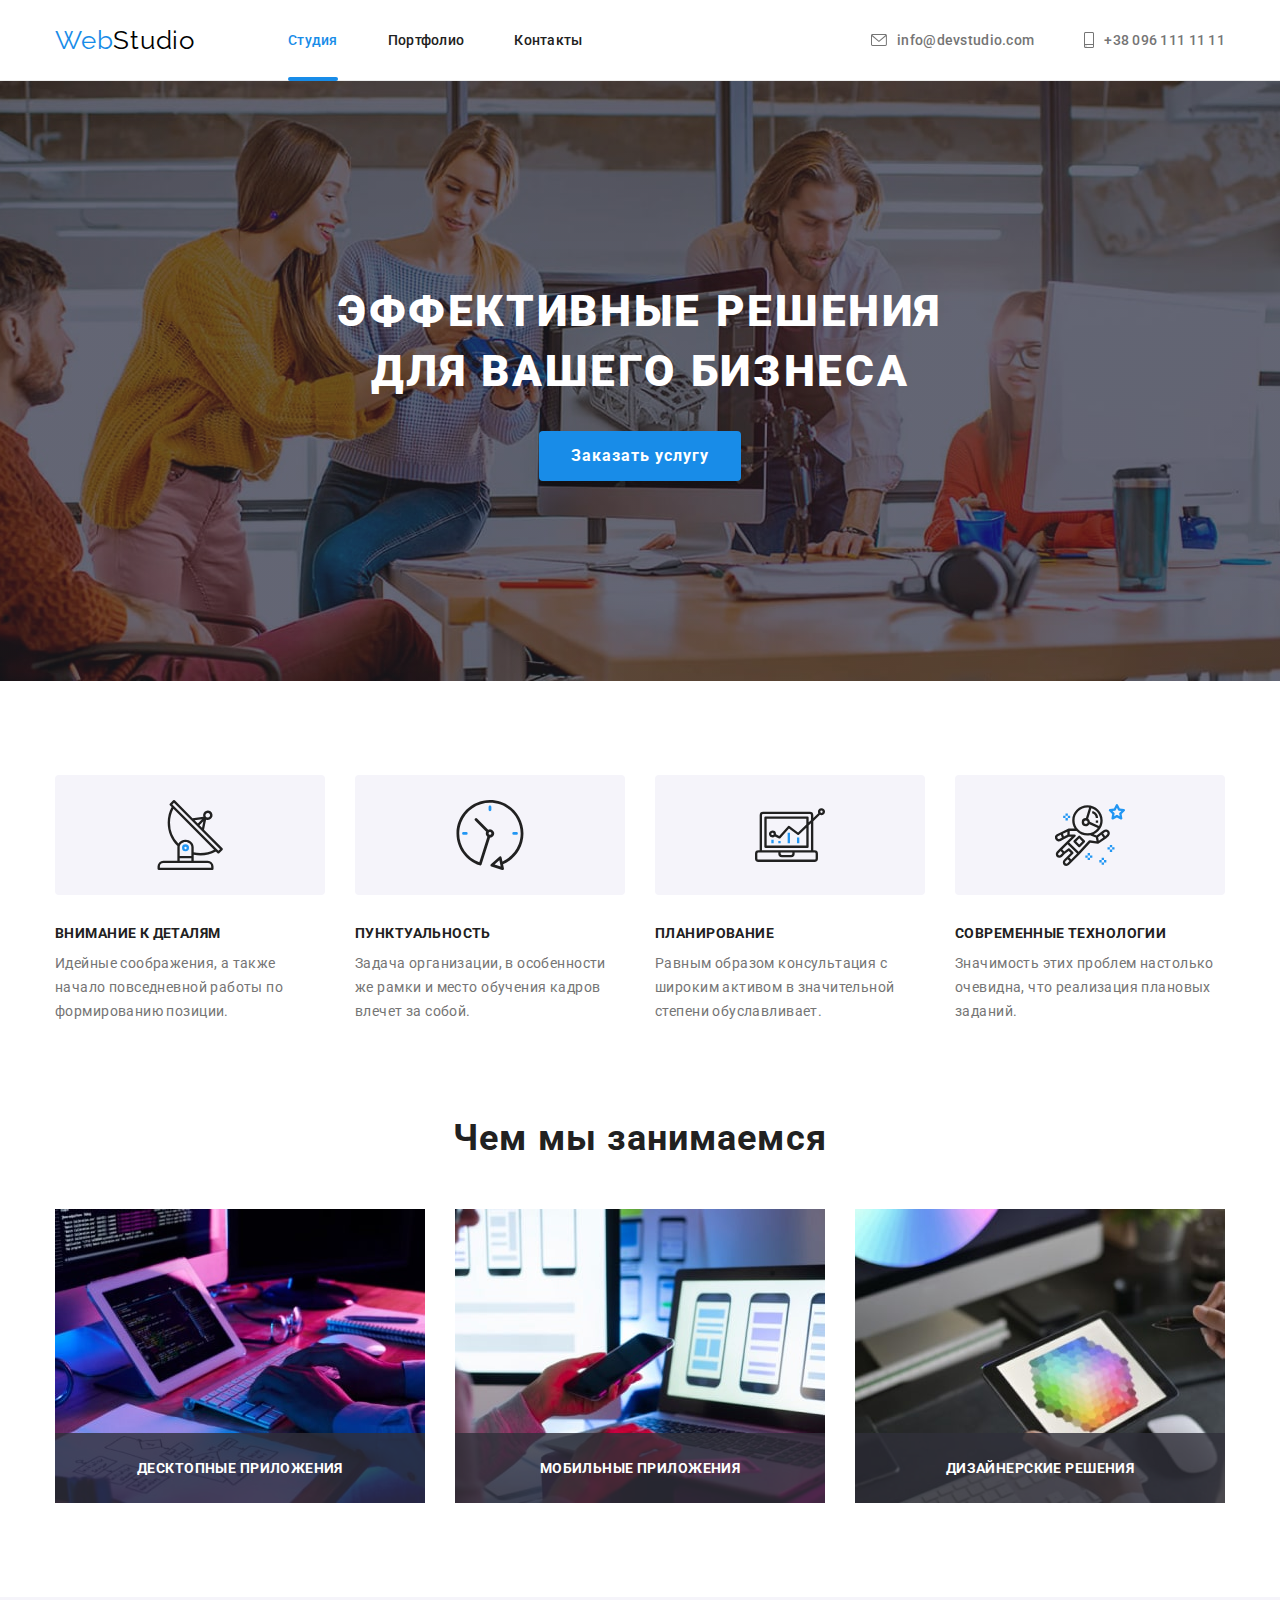
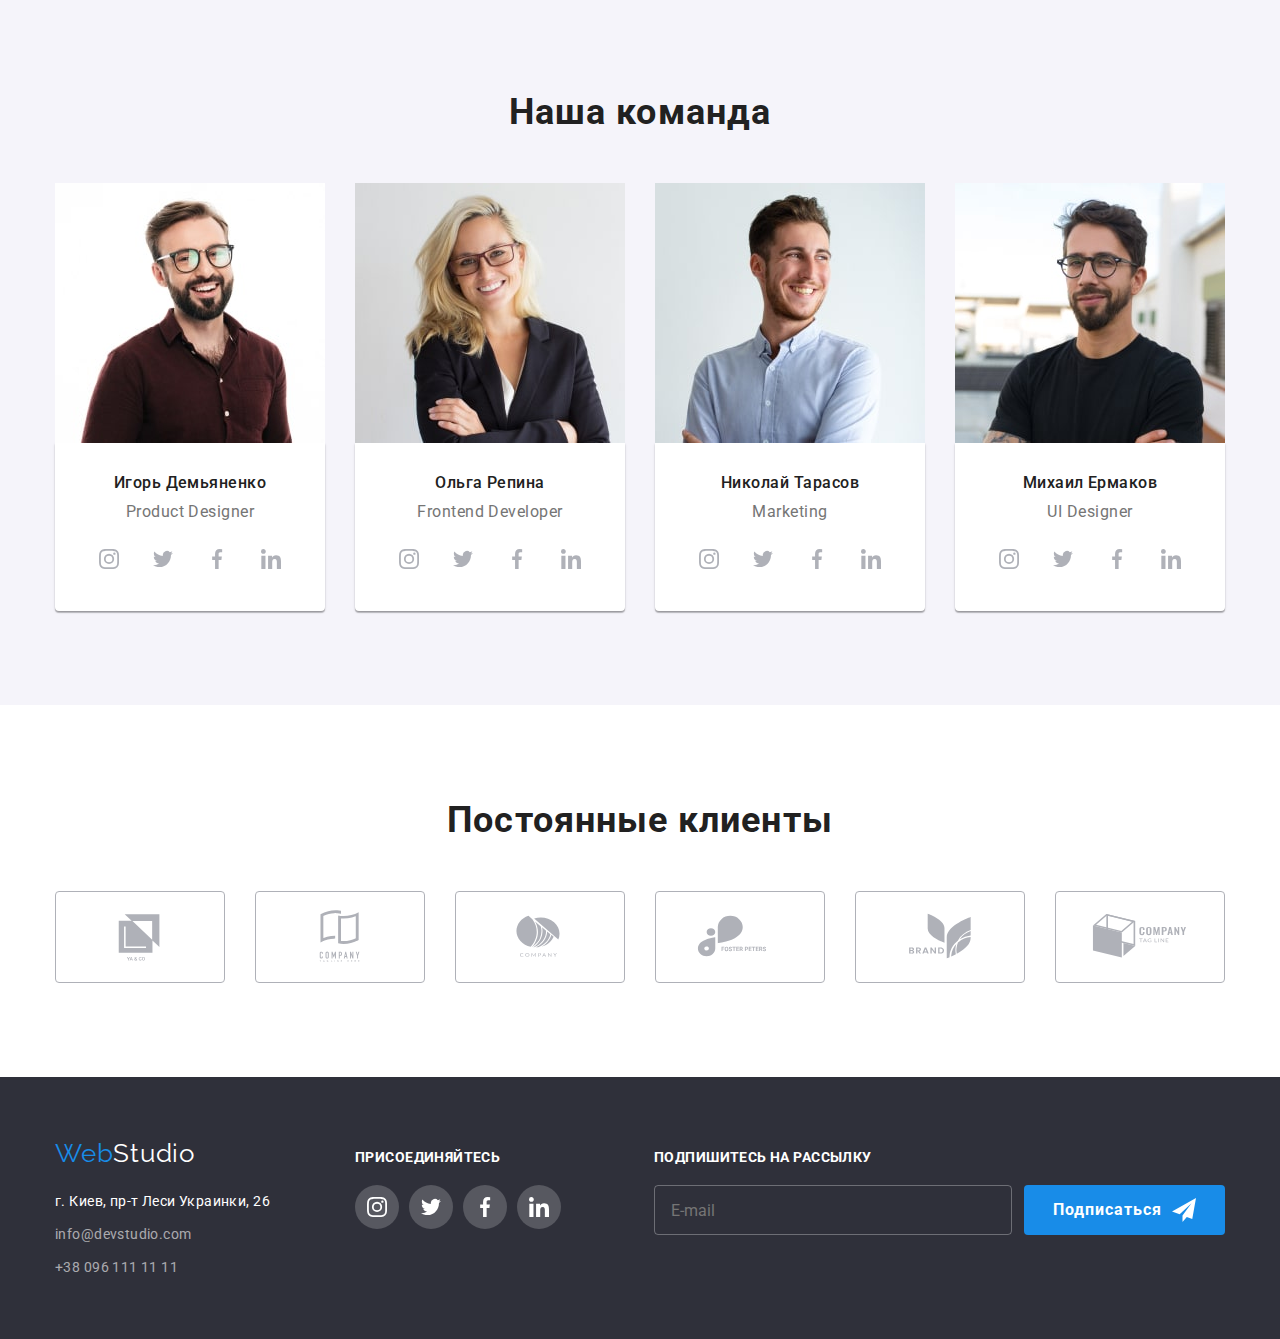
<file: index.html>
<!DOCTYPE html>
<html lang="ru">
    <head>
        <meta charset="UTF-8" />
        <meta http-equiv="X-UA-Compatible" content="IE=edge" />
        <meta name="viewport" content="width=device-width, initial-scale=1.0" />
        <title>WebStudio</title>
        <link rel="preconnect" href="https://fonts.googleapis.com" />
        <link rel="preconnect" href="https://fonts.gstatic.com" crossorigin />
        <link
            href="https://fonts.googleapis.com/css2?family=Raleway:wght@700&family=Roboto:wght@400;500;700;900&display=swap"
            rel="stylesheet"
        />
        <link
            rel="stylesheet"
            href="https://cdnjs.cloudflare.com/ajax/libs/modern-normalize/1.1.0/modern-normalize.min.css"
        />
        <link rel="stylesheet" href="./css/main.css" />
    </head>
    <body>
        <header class="header">
            <div class="container header-container">
                <nav class="nav">
                    <a href="./index.html" class="logo"
                        >Web<span class="logo__text">Studio</span></a
                    >
                    <ul class="site-nav list">
                        <li class="site-nav__item">
                            <a
                                href="./index.html"
                                class="site-nav__link active-page"
                                >Студия</a
                            >
                        </li>
                        <li class="site-nav__item">
                            <a href="./portfolio.html" class="site-nav__link"
                                >Портфолио</a
                            >
                        </li>
                        <li class="site-nav__item">
                            <a href="#contacts" class="site-nav__link"
                                >Контакты</a
                            >
                        </li>
                    </ul>
                </nav>
                <ul class="site__list header-container list">
                    <li class="site__link">
                        <a href="mailto:info@devstudio.com" class="contacts">
                            <svg class="contacts__mail">
                                <use
                                    href="./images/icons/icon-header.svg#icon-envelope"
                                ></use>
                            </svg>
                            info@devstudio.com</a
                        >
                    </li>
                    <li class="site__link">
                        <a href="tel:+380961111111 " class="contacts">
                            <svg class="contacts__tel">
                                <use
                                    href="./images/icons/icon-header.svg#icon-smartphone"
                                ></use>
                            </svg>
                            +38 096 111 11 11
                        </a>
                    </li>
                </ul>
            </div>
        </header>
        <main>
            <section class="hero">
                <div class="container">
                    <h1 class="hero__title">
                        Эффективные решения для вашего бизнеса
                    </h1>
                    <button data-modal-open type="button" class="hero__btn">
                        Заказать услугу
                    </button>
                </div>
            </section>
            <section class="section">
                <div class="container">
                    <h2 class="visually-hidden">Наши преимущества</h2>
                    <ul class="advantages">
                        <li class="advantages__item">
                            <div class="advantages__container">
                                <svg class="advantages__icon">
                                    <use
                                        href="./images/icons/icons.svg#icon-group"
                                    ></use>
                                </svg>
                            </div>
                            <h3 class="advantages__title">
                                Внимание к деталям
                            </h3>
                            <p class="advantages__text">
                                Идейные соображения, а также начало повседневной
                                работы по формированию позиции.
                            </p>
                        </li>
                        <li class="advantages__item">
                            <div class="advantages__container">
                                <svg class="advantages__icon">
                                    <use
                                        href="./images/icons/icons.svg#icon-clock"
                                    ></use>
                                </svg>
                            </div>
                            <h3 class="advantages__title">Пунктуальность</h3>
                            <p class="advantages__text">
                                Задача организации, в особенности же рамки и
                                место обучения кадров влечет за собой.
                            </p>
                        </li>
                        <li class="advantages__item">
                            <div class="advantages__container">
                                <svg class="advantages__icon">
                                    <use
                                        href="./images/icons/icons.svg#icon-diagram"
                                    ></use>
                                </svg>
                            </div>
                            <h3 class="advantages__title">Планирование</h3>
                            <p class="advantages__text">
                                Равным образом консультация с широким активом в
                                значительной степени обуславливает.
                            </p>
                        </li>
                        <li class="advantages__item">
                            <div class="advantages__container">
                                <svg class="advantages__icon">
                                    <use
                                        href="./images/icons/icons.svg#icon-astronaut"
                                    ></use>
                                </svg>
                            </div>
                            <h3 class="advantages__title">
                                Современные технологии
                            </h3>
                            <p class="advantages__text">
                                Значимость этих проблем настолько очевидна, что
                                реализация плановых заданий.
                            </p>
                        </li>
                    </ul>
                </div>
            </section>
            <section class="section about">
                <div class="container">
                    <h2 class="about__title">Чем мы занимаемся</h2>
                    <ul class="about__list">
                        <li class="about__item">
                            <div class="about__content">
                                <img
                                    src="./images/about-img-1-min.jpg"
                                    alt="разработчик пишет код"
                                    width="370"
                                />
                                <p class="about__text">Десктопные приложения</p>
                            </div>
                        </li>
                        <li class="about__item">
                            <div class="about__content">
                                <img
                                    src="./images/about-img-2-min.jpg"
                                    alt="дезайнер создает макет"
                                    width="370"
                                />
                                <p class="about__text">Мобильные приложения</p>
                            </div>
                        </li>
                        <li class="about__item">
                            <div class="about__content">
                                <img
                                    src="./images/about-img-3-min.jpg"
                                    alt="дезайнер выбирает цвет"
                                    width="370"
                                />
                                <p class="about__text">Дизайнерские решения</p>
                            </div>
                        </li>
                    </ul>
                </div>
            </section>
            <section class="section team">
                <div class="container">
                    <h2 class="team__title">Наша команда</h2>
                    <ul class="team__list">
                        <li class="team__item">
                            <img
                                src="./images/product-designer-min.jpg"
                                alt="фото сотрудника"
                                width="270"
                            />
                            <div class="team-item__content">
                                <h3 class="team-item__name">
                                    Игорь Демьяненко
                                </h3>
                                <p class="team-item__text">Product Designer</p>
                                <ul class="team-icon__list">
                                    <li class="team-icon__item">
                                        <a href="" class="team__link">
                                            <svg class="team__icon">
                                                <use
                                                    href="./images/icons/icons.svg#icon-instagram"
                                                ></use>
                                            </svg>
                                        </a>
                                    </li>
                                    <li class="team-icon__item">
                                        <a href="" class="team__link">
                                            <svg class="team__icon">
                                                <use
                                                    href="./images/icons/icons.svg#icon-twitter"
                                                ></use>
                                            </svg>
                                        </a>
                                    </li>
                                    <li class="team-icon__item">
                                        <a href="" class="team__link">
                                            <svg class="team__icon">
                                                <use
                                                    href="./images/icons/icons.svg#icon-facebook"
                                                ></use>
                                            </svg>
                                        </a>
                                    </li>
                                    <li class="team-icon__item">
                                        <a href="" class="team__link">
                                            <svg class="team__icon">
                                                <use
                                                    href="./images/icons/icons.svg#icon-linkedin"
                                                ></use>
                                            </svg>
                                        </a>
                                    </li>
                                </ul>
                            </div>
                        </li>
                        <li class="team__item">
                            <img
                                src="./images/frontend-developer-min.jpg"
                                alt="фото сотрудника"
                                width="270"
                            />
                            <div class="team-item__content">
                                <h3 class="team-item__name">Ольга Репина</h3>
                                <p class="team-item__text">
                                    Frontend Developer
                                </p>
                                <ul class="team-icon__list">
                                    <li class="team-icon__item">
                                        <a href="" class="team__link">
                                            <svg class="team__icon">
                                                <use
                                                    href="./images/icons/icons.svg#icon-instagram"
                                                ></use>
                                            </svg>
                                        </a>
                                    </li>
                                    <li class="team-icon__item">
                                        <a href="" class="team__link">
                                            <svg class="team__icon">
                                                <use
                                                    href="./images/icons/icons.svg#icon-twitter"
                                                ></use>
                                            </svg>
                                        </a>
                                    </li>
                                    <li class="team-icon__item">
                                        <a href="" class="team__link">
                                            <svg class="team__icon">
                                                <use
                                                    href="./images/icons/icons.svg#icon-facebook"
                                                ></use>
                                            </svg>
                                        </a>
                                    </li>
                                    <li class="team-icon__item">
                                        <a href="" class="team__link">
                                            <svg class="team__icon">
                                                <use
                                                    href="./images/icons/icons.svg#icon-linkedin"
                                                ></use>
                                            </svg>
                                        </a>
                                    </li>
                                </ul>
                            </div>
                        </li>
                        <li class="team__item">
                            <img
                                src="./images/marketing-min.jpg"
                                alt="фото сотрудника"
                                width="270"
                            />
                            <div class="team-item__content">
                                <h3 class="team-item__name">Николай Тарасов</h3>
                                <p class="team-item__text">Marketing</p>
                                <ul class="team-icon__list">
                                    <li class="team-icon__item">
                                        <a href="" class="team__link">
                                            <svg class="team__icon">
                                                <use
                                                    href="./images/icons/icons.svg#icon-instagram"
                                                ></use>
                                            </svg>
                                        </a>
                                    </li>
                                    <li class="team-icon__item">
                                        <a href="" class="team__link">
                                            <svg class="team__icon">
                                                <use
                                                    href="./images/icons/icons.svg#icon-twitter"
                                                ></use>
                                            </svg>
                                        </a>
                                    </li>
                                    <li class="team-icon__item">
                                        <a href="" class="team__link">
                                            <svg class="team__icon">
                                                <use
                                                    href="./images/icons/icons.svg#icon-facebook"
                                                ></use>
                                            </svg>
                                        </a>
                                    </li>
                                    <li class="team-icon__item">
                                        <a href="" class="team__link">
                                            <svg class="team__icon">
                                                <use
                                                    href="./images/icons/icons.svg#icon-linkedin"
                                                ></use>
                                            </svg>
                                        </a>
                                    </li>
                                </ul>
                            </div>
                        </li>
                        <li class="team__item">
                            <img
                                src="./images/ui-designer-min.jpg"
                                alt="фото сотрудника"
                                width="270"
                            />
                            <div class="team-item__content">
                                <h3 class="team-item__name">Михаил Ермаков</h3>
                                <p class="team-item__text">UI Designer</p>
                                <ul class="team-icon__list">
                                    <li class="team-icon__item">
                                        <a href="" class="team__link">
                                            <svg class="team__icon">
                                                <use
                                                    href="./images/icons/icons.svg#icon-instagram"
                                                ></use>
                                            </svg>
                                        </a>
                                    </li>
                                    <li class="team-icon__item">
                                        <a href="" class="team__link">
                                            <svg class="team__icon">
                                                <use
                                                    href="./images/icons/icons.svg#icon-twitter"
                                                ></use>
                                            </svg>
                                        </a>
                                    </li>
                                    <li class="team-icon__item">
                                        <a href="" class="team__link">
                                            <svg class="team__icon">
                                                <use
                                                    href="./images/icons/icons.svg#icon-facebook"
                                                ></use>
                                            </svg>
                                        </a>
                                    </li>
                                    <li class="team-icon__item">
                                        <a href="" class="team__link">
                                            <svg class="team__icon">
                                                <use
                                                    href="./images/icons/icons.svg#icon-linkedin"
                                                ></use>
                                            </svg>
                                        </a>
                                    </li>
                                </ul>
                            </div>
                        </li>
                    </ul>
                </div>
            </section>
            <section class="section customers">
                <div class="container">
                    <h2 class="customers__title">Постоянные клиенты</h2>
                    <ul class="customers__list">
                        <li class="customers__item">
                            <a href="" class="customers__link">
                                <svg class="cutomers__icon">
                                    <use
                                        href="./images/icons/icon-company.svg#icon-logo"
                                    ></use>
                                </svg>
                            </a>
                        </li>
                        <li class="customers__item">
                            <a href="" class="customers__link">
                                <svg class="cutomers__icon">
                                    <use
                                        href="./images/icons/icon-company.svg#icon-logo-1"
                                    ></use>
                                </svg>
                            </a>
                        </li>
                        <li class="customers__item">
                            <a href="" class="customers__link">
                                <svg class="cutomers__icon">
                                    <use
                                        href="./images/icons/icon-company.svg#icon-logo-2"
                                    ></use>
                                </svg>
                            </a>
                        </li>
                        <li class="customers__item">
                            <a href="" class="customers__link">
                                <svg class="cutomers__icon">
                                    <use
                                        href="./images/icons/icon-company.svg#icon-logo-3"
                                    ></use>
                                </svg>
                            </a>
                        </li>
                        <li class="customers__item">
                            <a href="" class="customers__link">
                                <svg class="cutomers__icon">
                                    <use
                                        href="./images/icons/icon-company.svg#icon-logo-4"
                                    ></use>
                                </svg>
                            </a>
                        </li>
                        <li class="customers__item">
                            <a href="" class="customers__link">
                                <svg class="cutomers__icon">
                                    <use
                                        href="./images/icons/icon-company.svg#icon-logo-5"
                                    ></use>
                                </svg>
                            </a>
                        </li>
                    </ul>
                </div>
            </section>
        </main>
        <footer class="footer">
            <div class="container footer-container">
                <div class="footer-address">
                    <a
                        href="./index.html"
                        lang="en"
                        class="footer-logo"
                        id="contacts"
                        >Web<span class="footer-logo__text">Studio</span></a
                    >
                    <address class="address">
                        <ul class="address__list">
                            <li class="address__item">
                                <a
                                    href="https://goo.gl/maps/bTS4TRT1FzqZBUrDA"
                                    target="_blank"
                                    rel="noopener noreferrer nofollow"
                                    class="address__map"
                                    >г. Киев, пр-т Леси Украинки, 26</a
                                >
                            </li>
                            <li class="address__item">
                                <a
                                    href="mailto:info@devstudio.com"
                                    class="address__link"
                                    >info@devstudio.com</a
                                >
                            </li>
                            <li class="address__item">
                                <a
                                    href="tel:+380961111111"
                                    class="address__link"
                                    >+38 096 111 11 11</a
                                >
                            </li>
                        </ul>
                    </address>
                </div>
                <div class="footer-contacts">
                    <p class="footer-contacts__title">присоединяйтесь</p>
                    <ul class="footer-contacts__list">
                        <li class="footer-contacts__item">
                            <a href="" class="footer-contacts__link">
                                <svg class="footer-contacts__icon">
                                    <use
                                        href="./images/icons/icons.svg#icon-instagram"
                                    ></use>
                                </svg>
                            </a>
                        </li>
                        <li class="footer-contacts__item">
                            <a href="" class="footer-contacts__link">
                                <svg class="footer-contacts__icon">
                                    <use
                                        href="./images/icons/icons.svg#icon-twitter"
                                    ></use>
                                </svg>
                            </a>
                        </li>
                        <li class="footer-contacts__item">
                            <a href="" class="footer-contacts__link">
                                <svg class="footer-contacts__icon">
                                    <use
                                        href="./images/icons/icons.svg#icon-facebook"
                                    ></use>
                                </svg>
                            </a>
                        </li>
                        <li class="footer-contacts__item">
                            <a href="" class="footer-contacts__link">
                                <svg class="footer-contacts__icon">
                                    <use
                                        href="./images/icons/icons.svg#icon-linkedin"
                                    ></use>
                                </svg>
                            </a>
                        </li>
                    </ul>
                </div>
                <form class="footer-form">
                    <p class="footer-form__title">Подпишитесь на рассылку</p>
                    <div class="footer-input">
                        <input
                            type="email"
                            name="input-mail"
                            class="footer-input__mail"
                            placeholder="E-mail"
                        />
                        <button type="button" class="footer-btn">
                            Подписаться
                            <svg class="footer-btn__icon">
                                <use
                                    href="./images/icons/icons.svg#icon-send"
                                ></use>
                            </svg>
                        </button>
                    </div>
                </form>
            </div>
        </footer>
        <div class="backdrop is-hidden" data-modal>
            <div class="modal">
                <buttom type="buttom" class="modal-btn" data-modal-close>
                    <svg class="modal-btn__close">
                        <use href="./images/icons/icons.svg#icon-close"></use>
                    </svg>
                </buttom>
                <p class="modal__title">
                    Оставьте свои данные, мы вам перезвоним
                </p>
                <form class="modal-form">
                    <label for="user-name" class="modal-form__label">Имя</label>
                    <div class="modal-wrap">
                        <input
                            type="text"
                            name="user-name"
                            class="modal-wrap__input"
                            id="user-name"
                        />
                        <svg class="modal-wrap__icon">
                            <use
                                href="./images/icons/icons.svg#icon-person-black"
                            ></use>
                        </svg>
                    </div>
                    <label for="user-tel" class="modal-form__label"
                        >Телефон</label
                    >
                    <div class="modal-wrap">
                        <input
                            type="tel"
                            name="user-tel"
                            class="modal-wrap__input"
                            id="user-tel"
                        />
                        <svg class="modal-wrap__icon">
                            <use
                                href="./images/icons/icons.svg#icon-phone-black"
                            ></use>
                        </svg>
                    </div>
                    <label for="user-email" class="modal-form__label"
                        >Почта</label
                    >
                    <div class="modal-wrap">
                        <input
                            type="email"
                            name="user-email"
                            class="modal-wrap__input"
                            id="user-email"
                        />
                        <svg class="modal-wrap__icon">
                            <use
                                href="./images/icons/icons.svg#icon-email-black"
                            ></use>
                        </svg>
                    </div>
                    <div class="textarea">
                        <label for="user-text" class="modal-form__label"
                            >Комментарий</label
                        >
                        <textarea
                            name="user-text"
                            id="user-text"
                            class="textarea__text"
                            placeholder="Введите текст"
                        ></textarea>
                    </div>
                    <div class="modal-check">
                        <input
                            type="checkbox"
                            name="modal-check"
                            class="modal-check__input visually-hidden"
                            id="modal-check"
                        />
                        <label for="modal-check" class="modal-check__text"
                            ><span>
                                <svg class="modal-check__icon">
                                    <use
                                        href="./images/icons/icons.svg#icon-check"
                                    ></use>
                                </svg> </span
                            >Соглашаюсь с рассылкой и принимаю
                            <a href="" class="modal-check__link"
                                >Условия договора</a
                            ></label
                        >
                    </div>
                    <button type="submit" class="modal-btn__send">
                        Отправить
                    </button>
                </form>
            </div>
        </div>
        <script src="./js/modal.js"></script>
    </body>
</html>
</file>
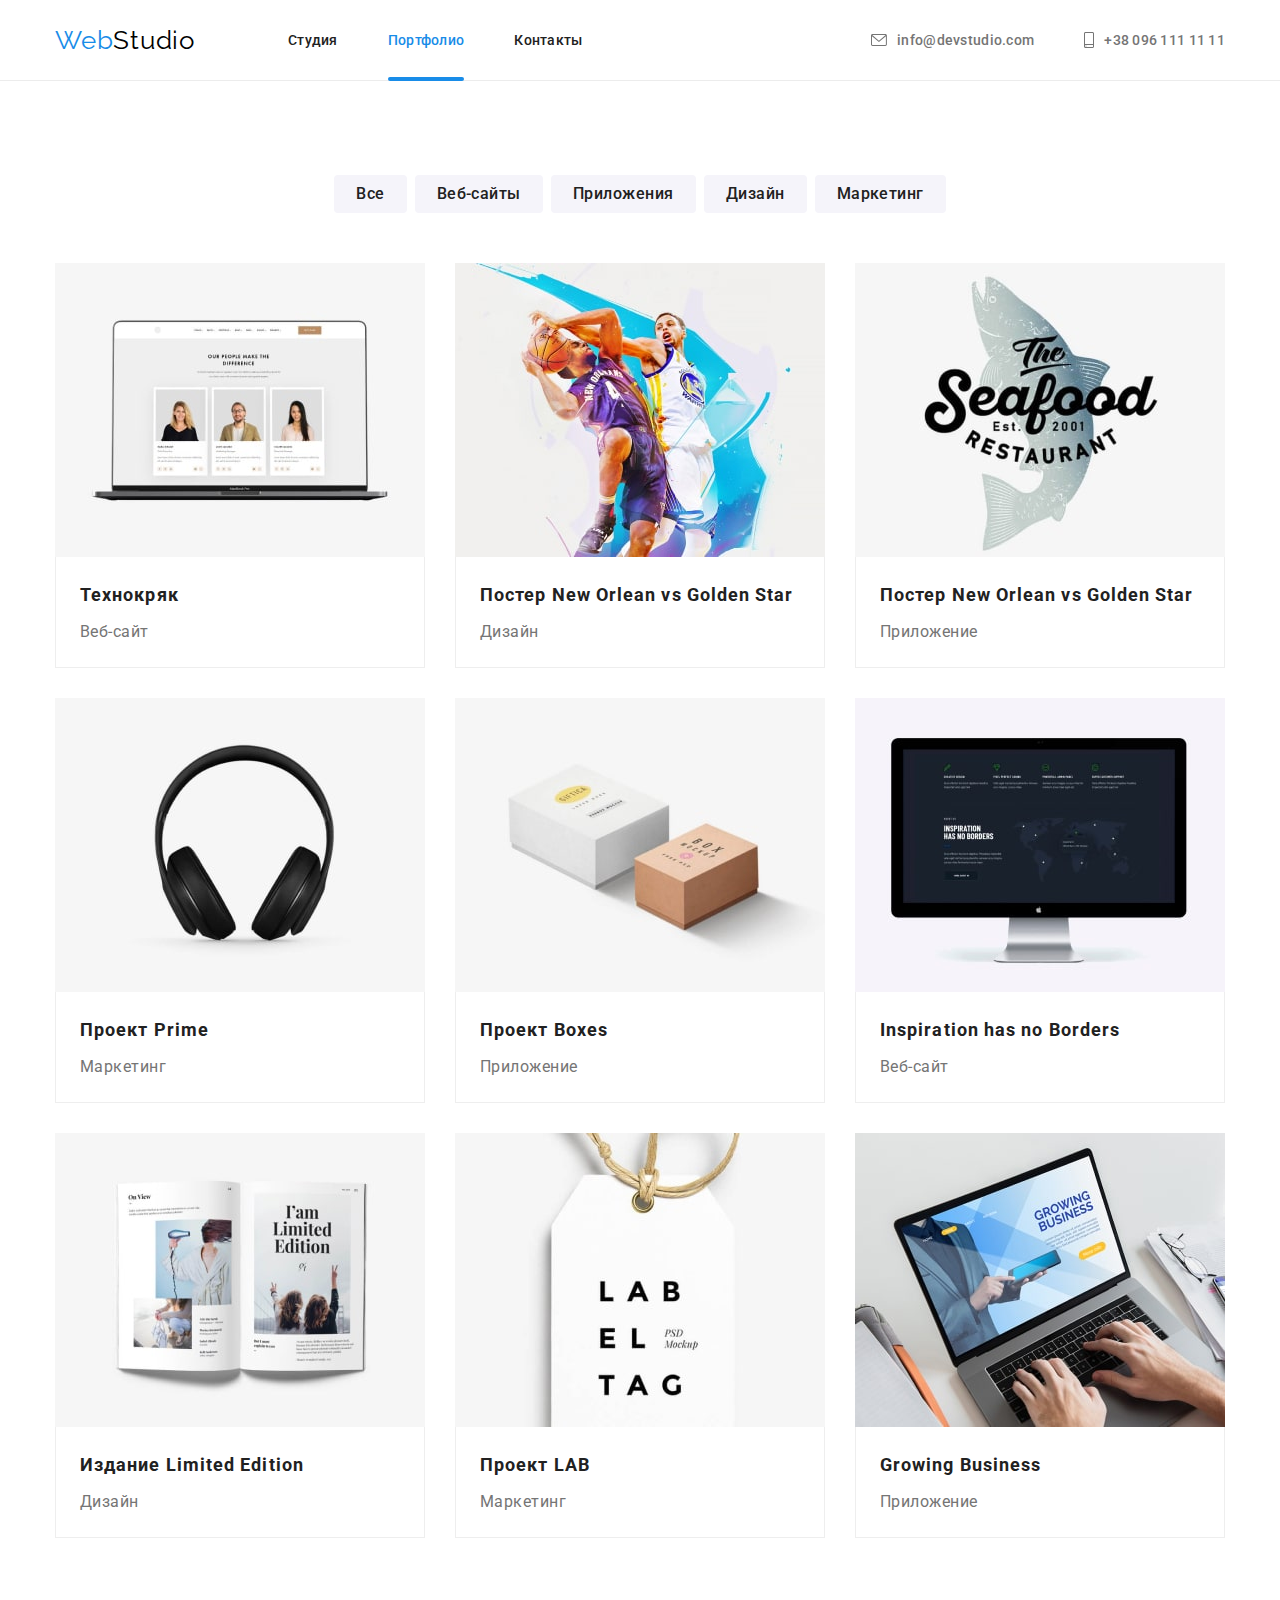
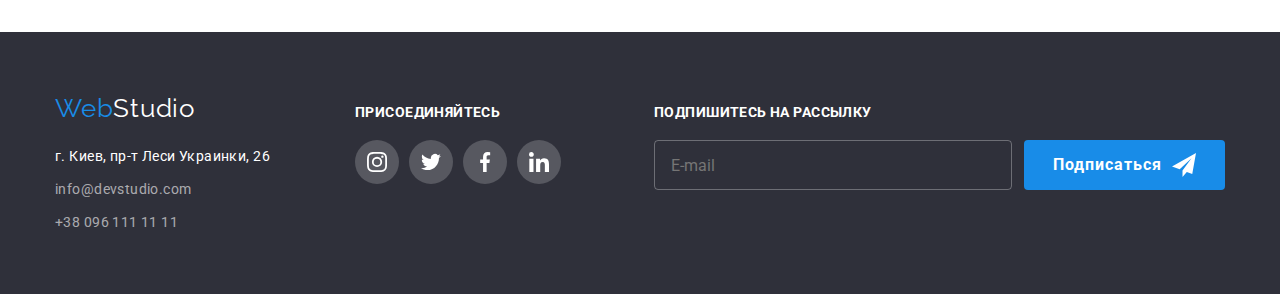
<file: portfolio.html>
<!DOCTYPE html>
<html lang="ru">
    <head>
        <meta charset="UTF-8" />
        <meta http-equiv="X-UA-Compatible" content="IE=edge" />
        <meta name="viewport" content="width=device-width, initial-scale=1.0" />
        <title>WebStudio</title>
        <link rel="preconnect" href="https://fonts.googleapis.com" />
        <link rel="preconnect" href="https://fonts.gstatic.com" crossorigin />
        <link
            href="https://fonts.googleapis.com/css2?family=Raleway:wght@700&family=Roboto:wght@400;500;700;900&display=swap"
            rel="stylesheet"
        />
        <link
            rel="stylesheet"
            href="https://cdnjs.cloudflare.com/ajax/libs/modern-normalize/1.1.0/modern-normalize.min.css"
        />
        <link rel="stylesheet" href="./css/main.css" />
    </head>

    <body>
        <header class="header">
            <div class="container header-container">
                <nav class="nav">
                    <a href="./index.html" class="logo"
                        >Web<span class="logo__text">Studio</span></a
                    >
                    <ul class="site-nav list">
                        <li class="site-nav__item">
                            <a href="./index.html" class="site-nav__link"
                                >Студия</a
                            >
                        </li>
                        <li class="site-nav__item">
                            <a
                                href="./portfolio.html"
                                class="site-nav__link active-page"
                                >Портфолио</a
                            >
                        </li>
                        <li class="site-nav__item">
                            <a href="#contacts" class="site-nav__link"
                                >Контакты</a
                            >
                        </li>
                    </ul>
                </nav>
                <ul class="site__list header-container list">
                    <li class="site__link">
                        <a href="mailto:info@devstudio.com" class="contacts">
                            <svg class="contacts__mail">
                                <use
                                    href="./images/icons/icon-header.svg#icon-envelope"
                                ></use>
                            </svg>
                            info@devstudio.com</a
                        >
                    </li>
                    <li class="site__link">
                        <a href="tel:+380961111111 " class="contacts">
                            <svg class="contacts__tel">
                                <use
                                    href="./images/icons/icon-header.svg#icon-smartphone"
                                ></use>
                            </svg>
                            +38 096 111 11 11
                        </a>
                    </li>
                </ul>
            </div>
        </header>
        <main>
            <section class="section">
                <div class="container">
                    <h1 class="visually-hidden">Портфолио</h1>
                    <ul class="filter">
                        <li class="filter__item">
                            <button type="button" class="filter-btn">
                                Все
                            </button>
                        </li>
                        <li class="filter__item">
                            <button type="button" class="filter-btn">
                                Веб-сайты
                            </button>
                        </li>
                        <li class="filter__item">
                            <button type="button" class="filter-btn">
                                Приложения
                            </button>
                        </li>
                        <li class="filter__item">
                            <button type="button" class="filter-btn">
                                Дизайн
                            </button>
                        </li>
                        <li class="filter__item">
                            <button type="button" class="filter-btn">
                                Маркетинг
                            </button>
                        </li>
                    </ul>
                    <ul class="portfolio">
                        <li class="portfolio__item">
                            <a href="" class="portfolio__link">
                                <div class="portfolio__thumb">
                                    <img
                                        src="./images/portfolio-1-min.jpg"
                                        alt=""
                                    />
                                    <p class="portfolio__info">
                                        Технокряк это современная площадка
                                        распространения коронавируса. Компании
                                        используют эту платформу для цифрового
                                        шпионажа и атак на защищённые сервера
                                        конкурентов.
                                    </p>
                                </div>
                                <div class="portfolio__content">
                                    <h2 class="portfolio__title">Технокряк</h2>
                                    <p class="portfolio__text">Веб-сайт</p>
                                </div>
                            </a>
                        </li>
                        <li class="portfolio__item">
                            <a href="" class="portfolio__link">
                                <div class="portfolio__thumb">
                                    <img
                                        src="./images/portfolio-2-min.jpg"
                                        alt=""
                                    />
                                    <p class="portfolio__info">
                                        Технокряк это современная площадка
                                        распространения коронавируса. Компании
                                        используют эту платформу для цифрового
                                        шпионажа и атак на защищённые сервера
                                        конкурентов.
                                    </p>
                                </div>
                                <div class="portfolio__content">
                                    <h2 class="portfolio__title">
                                        Постер New Orlean vs Golden Star
                                    </h2>
                                    <p class="portfolio__text">Дизайн</p>
                                </div>
                            </a>
                        </li>
                        <li class="portfolio__item">
                            <a href="" class="portfolio__link">
                                <div class="portfolio__thumb">
                                    <img
                                        src="./images/portfolio-3-min.jpg"
                                        alt=""
                                    />
                                    <p class="portfolio__info">
                                        Технокряк это современная площадка
                                        распространения коронавируса. Компании
                                        используют эту платформу для цифрового
                                        шпионажа и атак на защищённые сервера
                                        конкурентов.
                                    </p>
                                </div>
                                <div class="portfolio__content">
                                    <h2 class="portfolio__title">
                                        Постер New Orlean vs Golden Star
                                    </h2>
                                    <p class="portfolio__text">Приложение</p>
                                </div>
                            </a>
                        </li>
                        <li class="portfolio__item">
                            <a href="" class="portfolio__link">
                                <div class="portfolio__thumb">
                                    <img
                                        src="./images/portfolio-4-min.jpg"
                                        alt=""
                                    />
                                    <p class="portfolio__info">
                                        Технокряк это современная площадка
                                        распространения коронавируса. Компании
                                        используют эту платформу для цифрового
                                        шпионажа и атак на защищённые сервера
                                        конкурентов.
                                    </p>
                                </div>
                                <div class="portfolio__content">
                                    <h2 class="portfolio__title">
                                        Проект Prime
                                    </h2>
                                    <p class="portfolio__text">Маркетинг</p>
                                </div>
                            </a>
                        </li>
                        <li class="portfolio__item">
                            <a href="" class="portfolio__link">
                                <div class="portfolio__thumb">
                                    <img
                                        src="./images/portfolio-5-min.jpg"
                                        alt=""
                                    />
                                    <p class="portfolio__info">
                                        Технокряк это современная площадка
                                        распространения коронавируса. Компании
                                        используют эту платформу для цифрового
                                        шпионажа и атак на защищённые сервера
                                        конкурентов.
                                    </p>
                                </div>
                                <div class="portfolio__content">
                                    <h2 class="portfolio__title">
                                        Проект Boxes
                                    </h2>
                                    <p class="portfolio__text">Приложение</p>
                                </div>
                            </a>
                        </li>
                        <li class="portfolio__item">
                            <a href="" class="portfolio__link">
                                <div class="portfolio__thumb">
                                    <img
                                        src="./images/portfolio-6-min.jpg"
                                        alt=""
                                    />
                                    <p class="portfolio__info">
                                        Технокряк это современная площадка
                                        распространения коронавируса. Компании
                                        используют эту платформу для цифрового
                                        шпионажа и атак на защищённые сервера
                                        конкурентов.
                                    </p>
                                </div>
                                <div class="portfolio__content">
                                    <h2 class="portfolio__title">
                                        Inspiration has no Borders
                                    </h2>
                                    <p class="portfolio__text">Веб-сайт</p>
                                </div>
                            </a>
                        </li>
                        <li class="portfolio__item">
                            <a href="" class="portfolio__link">
                                <div class="portfolio__thumb">
                                    <img
                                        src="./images/portfolio-7-min.jpg"
                                        alt=""
                                    />
                                    <p class="portfolio__info">
                                        Технокряк это современная площадка
                                        распространения коронавируса. Компании
                                        используют эту платформу для цифрового
                                        шпионажа и атак на защищённые сервера
                                        конкурентов.
                                    </p>
                                </div>
                                <div class="portfolio__content">
                                    <h2 class="portfolio__title">
                                        Издание Limited Edition
                                    </h2>
                                    <p class="portfolio__text">Дизайн</p>
                                </div>
                            </a>
                        </li>
                        <li class="portfolio__item">
                            <a href="" class="portfolio__link">
                                <div class="portfolio__thumb">
                                    <img
                                        src="./images/portfolio-8-min.jpg"
                                        alt=""
                                    />
                                    <p class="portfolio__info">
                                        Технокряк это современная площадка
                                        распространения коронавируса. Компании
                                        используют эту платформу для цифрового
                                        шпионажа и атак на защищённые сервера
                                        конкурентов.
                                    </p>
                                </div>
                                <div class="portfolio__content">
                                    <h2 class="portfolio__title">Проект LAB</h2>
                                    <p class="portfolio__text">Маркетинг</p>
                                </div>
                            </a>
                        </li>
                        <li class="portfolio__item">
                            <a href="" class="portfolio__link">
                                <div class="portfolio__thumb">
                                    <img
                                        src="./images/portfolio-9-min.jpg"
                                        alt=""
                                    />
                                    <p class="portfolio__info">
                                        Технокряк это современная площадка
                                        распространения коронавируса. Компании
                                        используют эту платформу для цифрового
                                        шпионажа и атак на защищённые сервера
                                        конкурентов.
                                    </p>
                                </div>
                                <div class="portfolio__content">
                                    <h2 class="portfolio__title">
                                        Growing Business
                                    </h2>
                                    <p class="portfolio__text">Приложение</p>
                                </div>
                            </a>
                        </li>
                    </ul>
                </div>
            </section>
        </main>
        <footer class="footer">
            <div class="container footer-container">
                <div class="footer-address">
                    <a
                        href="./index.html"
                        lang="en"
                        class="footer-logo"
                        id="contacts"
                        >Web<span class="footer-logo__text">Studio</span></a
                    >
                    <address class="address">
                        <ul class="address__list">
                            <li class="address__item">
                                <a
                                    href="https://goo.gl/maps/bTS4TRT1FzqZBUrDA"
                                    target="_blank"
                                    rel="noopener noreferrer nofollow"
                                    class="address__map"
                                    >г. Киев, пр-т Леси Украинки, 26</a
                                >
                            </li>
                            <li class="address__item">
                                <a
                                    href="mailto:info@devstudio.com"
                                    class="address__link"
                                    >info@devstudio.com</a
                                >
                            </li>
                            <li class="address__item">
                                <a
                                    href="tel:+380961111111"
                                    class="address__link"
                                    >+38 096 111 11 11</a
                                >
                            </li>
                        </ul>
                    </address>
                </div>
                <div class="footer-contacts">
                    <p class="footer-contacts__title">присоединяйтесь</p>
                    <ul class="footer-contacts__list">
                        <li class="footer-contacts__item">
                            <a href="" class="footer-contacts__link">
                                <svg class="footer-contacts__icon">
                                    <use
                                        href="./images/icons/icons.svg#icon-instagram"
                                    ></use>
                                </svg>
                            </a>
                        </li>
                        <li class="footer-contacts__item">
                            <a href="" class="footer-contacts__link">
                                <svg class="footer-contacts__icon">
                                    <use
                                        href="./images/icons/icons.svg#icon-twitter"
                                    ></use>
                                </svg>
                            </a>
                        </li>
                        <li class="footer-contacts__item">
                            <a href="" class="footer-contacts__link">
                                <svg class="footer-contacts__icon">
                                    <use
                                        href="./images/icons/icons.svg#icon-facebook"
                                    ></use>
                                </svg>
                            </a>
                        </li>
                        <li class="footer-contacts__item">
                            <a href="" class="footer-contacts__link">
                                <svg class="footer-contacts__icon">
                                    <use
                                        href="./images/icons/icons.svg#icon-linkedin"
                                    ></use>
                                </svg>
                            </a>
                        </li>
                    </ul>
                </div>
                <form class="footer-form">
                    <p class="footer-form__title">Подпишитесь на рассылку</p>
                    <div class="footer-input">
                        <input
                            type="email"
                            name="input-mail"
                            class="footer-input__mail"
                            placeholder="E-mail"
                        />
                        <button type="button" class="footer-btn">
                            Подписаться
                            <svg class="footer-btn__icon">
                                <use
                                    href="./images/icons/icons.svg#icon-send"
                                ></use>
                            </svg>
                        </button>
                    </div>
                </form>
            </div>
        </footer>
    </body>
</html>
</file>
<file: css/main.css>
:root {
  --header-text-color: #212121;
  --header-link-color: #757575;
  --accent-color: #188ce8;
  --title-color: #212121;
  --hero-title-color: #ffffff;
  --hero-btn-title: #ffffff;
  --first-text-color: #757575;
  --second-text-color: #757575;
  --portfolio-btn-color: #212121;
}

a {
  text-decoration: none;
}

* {
  -webkit-box-sizing: border-box;
          box-sizing: border-box;
}

p,
h1,
h2,
h3,
h4,
h5,
h6 {
  margin: 0;
}

ul {
  list-style: none;
  margin: 0;
  padding: 0;
}

img {
  display: block;
}

button {
  cursor: pointer;
}

body {
  font-family: "Roboto", sans-serif;
  background-color: var(--hero-title-color);
  color: var(--header-text-color);
}

.list {
  list-style: none;
}

.visually-hidden {
  position: absolute;
  white-space: nowrap;
  width: 1px;
  height: 1px;
  overflow: hidden;
  border: 0;
  padding: 0;
  clip: rect(0 0 0 0);
  -webkit-clip-path: inset(50%);
          clip-path: inset(50%);
  margin: -1px;
}

.advantages__container, .about__text, .team__link, .customers__link, .footer-contacts__link {
  display: -webkit-box;
  display: -ms-flexbox;
  display: flex;
  -webkit-box-align: center;
      -ms-flex-align: center;
          align-items: center;
  -webkit-box-pack: center;
      -ms-flex-pack: center;
          justify-content: center;
}

.section {
  padding-top: 94px;
  padding-bottom: 94px;
}

.container {
  width: 1200px;
  margin-left: auto;
  margin-right: auto;
  padding-left: 15px;
  padding-right: 15px;
}

.backdrop {
  position: fixed;
  left: 0px;
  top: 0px;
  width: 100%;
  height: 100%;
  background: rgba(0, 0, 0, 0.2);
  opacity: 1;
  -webkit-transition: opacity 250ms cubic-bezier(0.4, 0, 0.2, 1);
  transition: opacity 250ms cubic-bezier(0.4, 0, 0.2, 1);
}

.backdrop .is-hidden .modal {
  -webkit-transform: translate(-50%, -50%) scale(0.9);
          transform: translate(-50%, -50%) scale(0.9);
}

.backdrop.is-hidden {
  opacity: 0;
  pointer-events: none;
}

.modal {
  position: absolute;
  top: 50%;
  left: 50%;
  width: 528px;
  min-height: 581px;
  -webkit-transform: translate(-50%, -50%) scale(1);
          transform: translate(-50%, -50%) scale(1);
  background: #ffffff;
  border-radius: 4px;
  padding: 40px;
}

.modal-btn {
  position: absolute;
  display: -webkit-box;
  display: -ms-flexbox;
  display: flex;
  -webkit-box-align: center;
      -ms-flex-align: center;
          align-items: center;
  -webkit-box-pack: center;
      -ms-flex-pack: center;
          justify-content: center;
  top: 8px;
  right: 8px;
  width: 30px;
  height: 30px;
  fill: #000000;
  border-radius: 50%;
  border: 1px solid rgba(0, 0, 0, 0.1);
  cursor: pointer;
  -webkit-transition: fill 250ms cubic-bezier(0.4, 0, 0.2, 1);
  transition: fill 250ms cubic-bezier(0.4, 0, 0.2, 1);
}

.modal-btn__close {
  width: 18px;
  height: 18px;
}

.modal-btn__close:hover, .modal-btn__close:focus {
  fill: var(--accent-color);
}

.modal__title {
  font-weight: 700;
  font-size: 20px;
  line-height: calc(23 / 20);
  text-align: center;
  letter-spacing: 0.03em;
  color: var(--title-color);
  margin-bottom: 12px;
}

.modal-form__label {
  display: block;
  margin-bottom: 4px;
  font-size: 12px;
  line-height: calc(14 / 12);
  letter-spacing: 0.01em;
  color: var(--second-text-color);
}

.modal-wrap {
  position: relative;
  margin-bottom: 10px;
}

.modal-wrap__input {
  width: 100%;
  height: 40px;
  border: 1px solid rgba(33, 33, 33, 0.2);
  border-radius: 4px;
  padding-left: 42px;
  -webkit-transition: border-color 250ms cubic-bezier(0.4, 0, 0.2, 1);
  transition: border-color 250ms cubic-bezier(0.4, 0, 0.2, 1);
}

.modal-wrap__input:focus {
  outline: none;
  border-color: var(--accent-color);
}

.modal-wrap__icon {
  width: 18px;
  height: 18px;
  position: absolute;
  left: 15px;
  top: 50%;
  -webkit-transform: translateY(-50%);
          transform: translateY(-50%);
  -webkit-transition: fill 250ms cubic-bezier(0.4, 0, 0.2, 1);
  transition: fill 250ms cubic-bezier(0.4, 0, 0.2, 1);
}

.modal-wrap__input:focus + .modal-wrap__icon {
  fill: var(--accent-color);
}

.textarea {
  margin-bottom: 20px;
}

.textarea__text {
  display: block;
  width: 100%;
  height: 120px;
  border: 1px solid rgba(33, 33, 33, 0.2);
  border-radius: 4px;
  padding: 12px;
  resize: none;
  -webkit-transition: border-color 250ms cubic-bezier(0.4, 0, 0.2, 1);
  transition: border-color 250ms cubic-bezier(0.4, 0, 0.2, 1);
}

.textarea__text:focus {
  outline: none;
  border-color: var(--accent-color);
}

.textarea__text::-webkit-input-placeholder {
  font-size: 12px;
  line-height: calc(14 / 12);
  letter-spacing: 0.01em;
}

.textarea__text:-ms-input-placeholder {
  font-size: 12px;
  line-height: calc(14 / 12);
  letter-spacing: 0.01em;
}

.textarea__text::-ms-input-placeholder {
  font-size: 12px;
  line-height: calc(14 / 12);
  letter-spacing: 0.01em;
}

.textarea__text::placeholder {
  font-size: 12px;
  line-height: calc(14 / 12);
  letter-spacing: 0.01em;
}

.modal-check {
  margin-bottom: 30px;
}

.modal-check__text {
  -webkit-box-pack: center;
      -ms-flex-pack: center;
          justify-content: center;
  font-size: 14px;
  line-height: calc(24 / 14);
  letter-spacing: 0.03em;
  color: var(--second-text-color);
  display: -webkit-box;
  display: -ms-flexbox;
  display: flex;
  -webkit-box-align: center;
      -ms-flex-align: center;
          align-items: center;
  cursor: pointer;
}

.modal-check__text > span {
  width: 16px;
  height: 15px;
  border: 2px solid var(--title-color);
  border-radius: 2px;
  margin-right: 8px;
  display: -webkit-box;
  display: -ms-flexbox;
  display: flex;
  -webkit-box-align: center;
      -ms-flex-align: center;
          align-items: center;
  -webkit-box-pack: center;
      -ms-flex-pack: center;
          justify-content: center;
  fill: transparent;
}

.modal-check__input:checked + .modal-check__text > span {
  background-color: var(--accent-color);
  border: none;
  fill: var(--hero-btn-title);
}

.modal-check__icon {
  width: 16px;
  height: 15px;
}

.modal-check__input:checked + .modal-check__icon {
  fill: var(--hero-btn-title);
}

.modal-check__link {
  text-decoration: underline;
  color: var(--accent-color);
}

.modal-btn__send {
  width: 200px;
  height: 50px;
  margin: auto;
  padding: 10px 55px;
  font-family: inherit;
  font-weight: 700;
  font-size: 16px;
  line-height: calc(30 / 16);
  letter-spacing: 0.06em;
  display: -webkit-box;
  display: -ms-flexbox;
  display: flex;
  -webkit-box-align: center;
      -ms-flex-align: center;
          align-items: center;
  text-align: center;
  color: var(--hero-btn-title);
  background: var(--accent-color);
  -webkit-box-shadow: 0px 4px 4px rgba(0, 0, 0, 0.15);
          box-shadow: 0px 4px 4px rgba(0, 0, 0, 0.15);
  border: transparent;
  border-radius: 4px;
  cursor: pointer;
}

.header {
  max-width: 1600px;
  border-bottom: 1px solid #ececec;
  margin: 0 auto;
}

.header-container {
  display: -webkit-box;
  display: -ms-flexbox;
  display: flex;
}

.nav {
  display: -webkit-box;
  display: -ms-flexbox;
  display: flex;
  -webkit-box-align: center;
      -ms-flex-align: center;
          align-items: center;
}

.logo {
  margin-right: 93px;
  font-family: "Raleway", sans-serif;
  font-size: 26px;
  line-height: calc(31 / 25);
  letter-spacing: 0.03em;
  color: var(--accent-color);
}

.logo__text {
  color: #000000;
}

.site-nav {
  display: -webkit-box;
  display: -ms-flexbox;
  display: flex;
}

.site-nav__item {
  margin-right: 50px;
}

.site-nav__item:last-child {
  margin-right: 0;
}

.site-nav__link {
  position: relative;
  display: block;
  padding-top: 32px;
  padding-bottom: 32px;
  font-weight: 500;
  font-size: 14px;
  line-height: calc(16 / 14);
  letter-spacing: 0.02em;
  color: var(--header-text-color);
  -webkit-transition: color 250ms cubic-bezier(0.4, 0, 0.2, 1);
  transition: color 250ms cubic-bezier(0.4, 0, 0.2, 1);
}

.site-nav__link:hover, .site-nav__link:focus {
  color: var(--accent-color);
}

.site-nav__link::after {
  content: "";
  position: absolute;
  left: 0;
  bottom: -1px;
  display: block;
  width: 100%;
  height: 4px;
  border-radius: 2px;
  background-color: var(--accent-color);
  opacity: 0;
}

.site-nav__link.active-page {
  color: var(--accent-color);
}

.site-nav__link.active-page.active-page.site-nav__link::after {
  opacity: 1;
}

.site__list {
  margin-left: auto;
  -webkit-box-align: center;
      -ms-flex-align: center;
          align-items: center;
}

.site__link {
  margin-right: 50px;
}

.site__link:last-child {
  margin-right: 0;
}

.contacts {
  display: -webkit-box;
  display: -ms-flexbox;
  display: flex;
  -webkit-box-align: center;
      -ms-flex-align: center;
          align-items: center;
  padding-top: 32px;
  padding-bottom: 32px;
  font-weight: 500;
  font-size: 14px;
  line-height: calc(16 / 14);
  letter-spacing: 0.02em;
  color: var(--header-link-color);
  -webkit-transition: color 250ms cubic-bezier(0.4, 0, 0.2, 1);
  transition: color 250ms cubic-bezier(0.4, 0, 0.2, 1);
}

.contacts:hover, .contacts:focus {
  color: var(--accent-color);
}

.contacts__mail {
  width: 16px;
  height: 12px;
  margin-right: 10px;
  fill: currentColor;
}

.contacts__tel {
  width: 10px;
  height: 16px;
  margin-right: 10px;
  fill: currentColor;
}

.hero {
  max-width: 1600px;
  margin: 0 auto;
  padding-top: 200px;
  padding-bottom: 200px;
  text-align: center;
  background-color: #2f303a;
  background-image: -webkit-gradient(linear, left top, left bottom, from(rgba(47, 48, 58, 0.4)), to(rgba(47, 48, 58, 0.4))), url("../images/bg-hero.jpg");
  background-image: linear-gradient(rgba(47, 48, 58, 0.4), rgba(47, 48, 58, 0.4)), url("../images/bg-hero.jpg");
  background-repeat: no-repeat;
  background-position: center;
  background-size: cover;
  height: 600px;
}

.hero__title {
  display: inline-block;
  margin-top: 0;
  margin-bottom: 30px;
  width: 696px;
  font-weight: 900;
  font-size: 44px;
  line-height: calc(60 / 44);
  text-align: center;
  letter-spacing: 0.06em;
  text-transform: uppercase;
  color: var(--hero-title-color);
}

.hero__btn {
  padding: 10px 32px;
  margin: auto;
  font-family: inherit;
  font-weight: 700;
  font-size: 16px;
  line-height: calc(30 / 16);
  display: -webkit-box;
  display: -ms-flexbox;
  display: flex;
  -webkit-box-align: center;
      -ms-flex-align: center;
          align-items: center;
  text-align: center;
  letter-spacing: 0.06em;
  color: var(--hero-btn-title);
  background: var(--accent-color);
  -webkit-box-shadow: 0px 4px 4px rgba(0, 0, 0, 0.15);
          box-shadow: 0px 4px 4px rgba(0, 0, 0, 0.15);
  border-radius: 4px;
  border: transparent;
  cursor: pointer;
}

.advantages {
  display: -webkit-box;
  display: -ms-flexbox;
  display: flex;
}

.advantages__item {
  margin-right: 30px;
}

.advantages__item:last-child {
  margin-right: 0;
}

.advantages__container {
  margin-bottom: 30px;
  width: 270px;
  height: 120px;
  background: #f5f4fa;
  border-radius: 4px;
}

.advantages__icon {
  width: 70px;
  height: 70px;
}

.advantages__title {
  margin-top: 0;
  margin-bottom: 10px;
  font-weight: 700;
  font-size: 14px;
  line-height: calc(16 / 14);
  letter-spacing: 0.03em;
  text-transform: uppercase;
  color: var(--title-color);
}

.advantages__text {
  margin-top: 0;
  font-size: 14px;
  line-height: calc(24 / 14);
  letter-spacing: 0.03em;
  color: var(--first-text-color);
}

.about {
  padding-top: 0;
}

.about__title {
  margin-top: 0;
  margin-bottom: 50px;
  font-size: 36px;
  line-height: calc(42 / 36);
  text-align: center;
  letter-spacing: 0.03em;
  color: var(--title-color);
}

.about__list {
  display: -webkit-box;
  display: -ms-flexbox;
  display: flex;
  -ms-flex-wrap: wrap;
      flex-wrap: wrap;
}

.about__item {
  margin-right: 30px;
}

.about__item:last-child {
  margin-right: 0;
  position: relative;
}

.about__content {
  position: relative;
}

.about__text {
  position: absolute;
  width: 100%;
  height: 70px;
  background: rgba(47, 48, 58, 0.8);
  bottom: 0;
  font-weight: bold;
  font-size: 14px;
  line-height: calc(16 / 14);
  text-align: center;
  letter-spacing: 0.03em;
  text-transform: uppercase;
  color: var(--hero-title-color);
}

.team {
  max-width: 1600px;
  margin: 0 auto;
  background-color: #f5f4fa;
}

.team__title {
  margin-top: 0;
  margin-bottom: 50px;
  font-size: 36px;
  line-height: calc(42 / 36);
  text-align: center;
  letter-spacing: 0.03em;
  color: var(--title-color);
}

.team__list {
  display: -webkit-box;
  display: -ms-flexbox;
  display: flex;
}

.team__item {
  margin-right: 30px;
}

.team__item:last-child {
  margin: 0;
}

.team-item__content {
  padding-top: 30px;
  padding-bottom: 30px;
  background: #ffffff;
  -webkit-box-shadow: 0px 1px 3px rgba(0, 0, 0, 0.12), 0px 1px 1px rgba(0, 0, 0, 0.14), 0px 2px 1px rgba(0, 0, 0, 0.2);
          box-shadow: 0px 1px 3px rgba(0, 0, 0, 0.12), 0px 1px 1px rgba(0, 0, 0, 0.14), 0px 2px 1px rgba(0, 0, 0, 0.2);
  border-radius: 0px 0px 4px 4px;
}

.team-item__name {
  margin-bottom: 10px;
  font-weight: 500;
  font-size: 16px;
  line-height: calc(19 / 16);
  text-align: center;
  letter-spacing: 0.03em;
  color: var(--title-color);
}

.team-item__text {
  font-size: 16px;
  line-height: calc(19 / 16);
  text-align: center;
  letter-spacing: 0.03em;
  color: var(--second-text-color);
  margin-bottom: 16px;
}

.team-icon__list {
  display: -webkit-box;
  display: -ms-flexbox;
  display: flex;
  -webkit-box-pack: center;
      -ms-flex-pack: center;
          justify-content: center;
}

.team-icon__item {
  width: 44px;
  height: 44px;
  margin-right: 10px;
}

.team-icon__item:last-child {
  margin-right: 0;
}

.team__link {
  width: 100%;
  height: 100%;
  border-radius: 50%;
  color: #afb1b8;
  -webkit-transition: color 250ms cubic-bezier(0.4, 0, 0.2, 1), background-color 250ms cubic-bezier(0.4, 0, 0.2, 1);
  transition: color 250ms cubic-bezier(0.4, 0, 0.2, 1), background-color 250ms cubic-bezier(0.4, 0, 0.2, 1);
}

.team__link:hover, .team__link:focus {
  background-color: var(--accent-color);
  color: #ffffff;
}

.team__icon {
  width: 20px;
  height: 20px;
  fill: currentColor;
}

.customers__title {
  margin-bottom: 50px;
  font-weight: bold;
  font-size: 36px;
  line-height: 42px;
  text-align: center;
  letter-spacing: 0.03em;
  color: var(--title-color);
}

.customers__list {
  display: -webkit-box;
  display: -ms-flexbox;
  display: flex;
  -webkit-box-pack: center;
      -ms-flex-pack: center;
          justify-content: center;
}

.customers__item {
  width: 170px;
  height: 92px;
  margin-right: 30px;
}

.customers__item:last-child {
  margin-right: 0;
}

.customers__link {
  width: 100%;
  height: 100%;
  border: 1px solid #afb1b8;
  border-radius: 4px;
  color: #afb1b8;
  -webkit-transition: color 250ms cubic-bezier(0.4, 0, 0.2, 1), border 250ms cubic-bezier(0.4, 0, 0.2, 1);
  transition: color 250ms cubic-bezier(0.4, 0, 0.2, 1), border 250ms cubic-bezier(0.4, 0, 0.2, 1);
}

.cutomers__icon {
  width: 106px;
  height: 60px;
  fill: currentColor;
}

.customers__link:hover, .customers__link:focus {
  border: 1px solid var(--accent-color);
  color: var(--accent-color);
}

.footer {
  max-width: 1600px;
  margin: 0 auto;
  padding-top: 60px;
  padding-bottom: 60px;
  background: #2f303a;
}

.footer-container {
  -webkit-box-align: baseline;
      -ms-flex-align: baseline;
          align-items: baseline;
  display: -webkit-box;
  display: -ms-flexbox;
  display: flex;
}

.footer-address {
  width: 230px;
}

.footer-logo {
  font-family: "Raleway", sans-serif;
  font-size: 26px;
  line-height: calc(31 / 25);
  letter-spacing: 0.03em;
  color: var(--accent-color);
}

.footer-logo__text {
  font-family: "Raleway", sans-serif;
  font-size: 26px;
  line-height: calc(31 / 26);
  letter-spacing: 0.03em;
  color: var(--hero-title-color);
}

.address {
  font-style: normal;
  margin-top: 20px;
}

.address__item {
  margin-bottom: 9px;
}

.address__item:last-child {
  margin-bottom: 0;
}

.address__map {
  font-size: 14px;
  line-height: calc(24 / 14);
  letter-spacing: 0.03em;
  color: #ffffff;
  -webkit-transition: color 250ms cubic-bezier(0.4, 0, 0.2, 1);
  transition: color 250ms cubic-bezier(0.4, 0, 0.2, 1);
}

.address__map:hover, .address__map:focus {
  color: var(--accent-color);
}

.address__link {
  font-size: 14px;
  line-height: calc(24 / 14);
  letter-spacing: 0.03em;
  color: rgba(255, 255, 255, 0.6);
  -webkit-transition: color 250ms cubic-bezier(0.4, 0, 0.2, 1);
  transition: color 250ms cubic-bezier(0.4, 0, 0.2, 1);
}

.address__link:hover, .address__link:focus {
  color: var(--accent-color);
}

.footer-contacts {
  margin-left: 70px;
}

.footer-contacts__title {
  font-weight: bold;
  font-size: 14px;
  line-height: 16px;
  letter-spacing: 0.03em;
  text-transform: uppercase;
  margin-bottom: 20px;
  color: #ffffff;
}

.footer-contacts__list {
  display: -webkit-box;
  display: -ms-flexbox;
  display: flex;
  -webkit-box-pack: center;
      -ms-flex-pack: center;
          justify-content: center;
}

.footer-contacts__item {
  width: 44px;
  height: 44px;
  margin-right: 10px;
}

.footer-contacts__item:last-child {
  margin-right: 0;
}

.footer-contacts__link {
  width: 100%;
  height: 100%;
  border-radius: 50%;
  background-color: #575860;
  color: #ffffff;
  -webkit-transition: border-radius 250ms cubic-bezier(0.4, 0, 0.2, 1), background-color 250ms cubic-bezier(0.4, 0, 0.2, 1), color 250ms cubic-bezier(0.4, 0, 0.2, 1);
  transition: border-radius 250ms cubic-bezier(0.4, 0, 0.2, 1), background-color 250ms cubic-bezier(0.4, 0, 0.2, 1), color 250ms cubic-bezier(0.4, 0, 0.2, 1);
}

.footer-contacts__link:hover, .footer-contacts__link:focus {
  border-radius: 50%;
  background-color: var(--accent-color);
  color: #ffffff;
}

.footer-contacts__icon {
  width: 20px;
  height: 20px;
  fill: currentColor;
}

.footer-form {
  margin-left: 93px;
}

.footer-form__title {
  font-weight: 700;
  font-size: 14px;
  line-height: calc(16 / 14);
  letter-spacing: 0.03em;
  text-transform: uppercase;
  color: var(--hero-title-color);
  margin-bottom: 20px;
}

.footer-input {
  display: -webkit-box;
  display: -ms-flexbox;
  display: flex;
}

.footer-input__mail {
  padding-left: 16px;
  width: 358px;
  height: 50px;
  border: 1px solid rgba(255, 255, 255, 0.3);
  border-radius: 4px;
  background-color: transparent;
  color: var(--hero-title-color);
  -webkit-transition: border-color 250ms cubic-bezier(0.4, 0, 0.2, 1);
  transition: border-color 250ms cubic-bezier(0.4, 0, 0.2, 1);
}

.footer-input__mail::-webkit-input-placeholder {
  -webkit-transition: color 250ms cubic-bezier(0.4, 0, 0.2, 1);
  transition: color 250ms cubic-bezier(0.4, 0, 0.2, 1);
}

.footer-input__mail:-ms-input-placeholder {
  -webkit-transition: color 250ms cubic-bezier(0.4, 0, 0.2, 1);
  transition: color 250ms cubic-bezier(0.4, 0, 0.2, 1);
}

.footer-input__mail::-ms-input-placeholder {
  -webkit-transition: color 250ms cubic-bezier(0.4, 0, 0.2, 1);
  transition: color 250ms cubic-bezier(0.4, 0, 0.2, 1);
}

.footer-input__mail::placeholder {
  -webkit-transition: color 250ms cubic-bezier(0.4, 0, 0.2, 1);
  transition: color 250ms cubic-bezier(0.4, 0, 0.2, 1);
}

.footer-input__mail:hover, .footer-input__mail:focus {
  outline: none;
  border-color: var(--hero-title-color);
}

.footer-input__mail:hover::-webkit-input-placeholder, .footer-input__mail:focus::-webkit-input-placeholder {
  color: var(--hero-title-color);
}

.footer-input__mail:hover:-ms-input-placeholder, .footer-input__mail:focus:-ms-input-placeholder {
  color: var(--hero-title-color);
}

.footer-input__mail:hover::-ms-input-placeholder, .footer-input__mail:focus::-ms-input-placeholder {
  color: var(--hero-title-color);
}

.footer-input__mail:hover::placeholder, .footer-input__mail:focus::placeholder {
  color: var(--hero-title-color);
}

.footer-btn {
  padding: 10px 29px;
  margin-left: 12px;
  font-family: inherit;
  font-weight: 700;
  font-size: 16px;
  line-height: calc(30 / 16);
  letter-spacing: 0.06em;
  display: -webkit-box;
  display: -ms-flexbox;
  display: flex;
  -webkit-box-align: center;
      -ms-flex-align: center;
          align-items: center;
  text-align: center;
  color: var(--hero-btn-title);
  border-style: none;
  border-radius: 4px;
  background-color: var(--accent-color);
  cursor: pointer;
}

.footer-btn:hover, .footer-btn:focus {
  -webkit-box-shadow: 0px 4px 4px rgba(0, 0, 0, 0.15);
          box-shadow: 0px 4px 4px rgba(0, 0, 0, 0.15);
}

.footer-btn__icon {
  width: 24px;
  height: 24px;
  margin-left: 10px;
  fill: var(--hero-btn-title);
}

.filter {
  display: -webkit-box;
  display: -ms-flexbox;
  display: flex;
  -webkit-box-pack: center;
      -ms-flex-pack: center;
          justify-content: center;
  margin-bottom: 50px;
}

.filter__item:not(:last-child) {
  margin-right: 8px;
}

.filter-btn {
  padding: 6px 22px;
  font-family: inherit;
  font-weight: 500;
  font-size: 16px;
  line-height: calc(26 / 16);
  text-align: center;
  letter-spacing: 0.03em;
  color: var(--portfolio-btn-color);
  background: #f5f4fa;
  border-radius: 4px;
  border: transparent;
  cursor: pointer;
  -webkit-transition: color 250ms cubic-bezier(0.4, 0, 0.2, 1), background-color 250ms cubic-bezier(0.4, 0, 0.2, 1), -webkit-box-shadow 250ms cubic-bezier(0.4, 0, 0.2, 1);
  transition: color 250ms cubic-bezier(0.4, 0, 0.2, 1), background-color 250ms cubic-bezier(0.4, 0, 0.2, 1), -webkit-box-shadow 250ms cubic-bezier(0.4, 0, 0.2, 1);
  transition: color 250ms cubic-bezier(0.4, 0, 0.2, 1), background-color 250ms cubic-bezier(0.4, 0, 0.2, 1), box-shadow 250ms cubic-bezier(0.4, 0, 0.2, 1);
  transition: color 250ms cubic-bezier(0.4, 0, 0.2, 1), background-color 250ms cubic-bezier(0.4, 0, 0.2, 1), box-shadow 250ms cubic-bezier(0.4, 0, 0.2, 1), -webkit-box-shadow 250ms cubic-bezier(0.4, 0, 0.2, 1);
}

.filter-btn:hover, .filter-btn:focus {
  color: var(--hero-btn-title);
  background: var(--accent-color);
  -webkit-box-shadow: 0px 4px 4px rgba(0, 0, 0, 0.15);
          box-shadow: 0px 4px 4px rgba(0, 0, 0, 0.15);
}

.portfolio {
  display: -webkit-box;
  display: -ms-flexbox;
  display: flex;
  -ms-flex-wrap: wrap;
      flex-wrap: wrap;
}

.portfolio__item {
  width: 370px;
  margin-right: 30px;
  margin-bottom: 30px;
}

.portfolio__item:nth-child(3n) {
  margin-right: 0;
}

.portfolio__item:nth-last-child(-n + 3) {
  margin-bottom: 0;
}

.portfolio__link {
  display: block;
  -webkit-transition: -webkit-box-shadow 250ms cubic-bezier(0.4, 0, 0.2, 1);
  transition: -webkit-box-shadow 250ms cubic-bezier(0.4, 0, 0.2, 1);
  transition: box-shadow 250ms cubic-bezier(0.4, 0, 0.2, 1);
  transition: box-shadow 250ms cubic-bezier(0.4, 0, 0.2, 1), -webkit-box-shadow 250ms cubic-bezier(0.4, 0, 0.2, 1);
}

.portfolio__link:hover, .portfolio__link:focus {
  -webkit-box-shadow: 0px 1px 1px rgba(0, 0, 0, 0.12), 0px 4px 4px rgba(0, 0, 0, 0.06), 1px 4px 6px rgba(0, 0, 0, 0.16);
          box-shadow: 0px 1px 1px rgba(0, 0, 0, 0.12), 0px 4px 4px rgba(0, 0, 0, 0.06), 1px 4px 6px rgba(0, 0, 0, 0.16);
}

.portfolio__thumb {
  position: relative;
  overflow: hidden;
}

.portfolio__link:hover .portfolio__thumb::before {
  -webkit-transform: translateY(0);
          transform: translateY(0);
}

.portfolio__link:focus .portfolio__thumb::before {
  -webkit-transform: translateY(0);
          transform: translateY(0);
}

.portfolio__thumb::before {
  display: inline-block;
  position: absolute;
  content: "";
  top: 0;
  left: 0;
  width: 100%;
  height: 100%;
  background-color: rgba(33, 150, 243, 0.9);
  -webkit-transform: translateY(100%);
          transform: translateY(100%);
  -webkit-transition: -webkit-transform 250ms cubic-bezier(0.4, 0, 0.2, 1);
  transition: -webkit-transform 250ms cubic-bezier(0.4, 0, 0.2, 1);
  transition: transform 250ms cubic-bezier(0.4, 0, 0.2, 1);
  transition: transform 250ms cubic-bezier(0.4, 0, 0.2, 1), -webkit-transform 250ms cubic-bezier(0.4, 0, 0.2, 1);
}

.portfolio__info {
  position: absolute;
  display: inline-block;
  top: 0;
  left: 0;
  width: 100%;
  padding: 63px 24px;
  font-size: 18px;
  line-height: calc(28 / 18);
  letter-spacing: 0.03em;
  color: #ffffff;
  -webkit-transform: translateY(100%);
          transform: translateY(100%);
  -webkit-transition: -webkit-transform 250ms cubic-bezier(0.4, 0, 0.2, 1);
  transition: -webkit-transform 250ms cubic-bezier(0.4, 0, 0.2, 1);
  transition: transform 250ms cubic-bezier(0.4, 0, 0.2, 1);
  transition: transform 250ms cubic-bezier(0.4, 0, 0.2, 1), -webkit-transform 250ms cubic-bezier(0.4, 0, 0.2, 1);
}

.portfolio__link:hover .portfolio__info {
  -webkit-transform: translateY(0);
          transform: translateY(0);
}

.portfolio__link:focus .portfolio__info {
  -webkit-transform: translateY(0);
          transform: translateY(0);
}

.portfolio__content {
  border: 1px solid #eeeeee;
  border-top: transparent;
  padding: 20px 24px;
}

.portfolio__title {
  margin-bottom: 4px;
  font-weight: 700;
  font-size: 18px;
  line-height: calc(36 / 18);
  letter-spacing: 0.06em;
  color: var(--title-color);
}

.portfolio__text {
  font-size: 16px;
  line-height: calc(30 / 16);
  letter-spacing: 0.03em;
  color: var(--second-text-color);
}
/*# sourceMappingURL=main.css.map */
</file>
